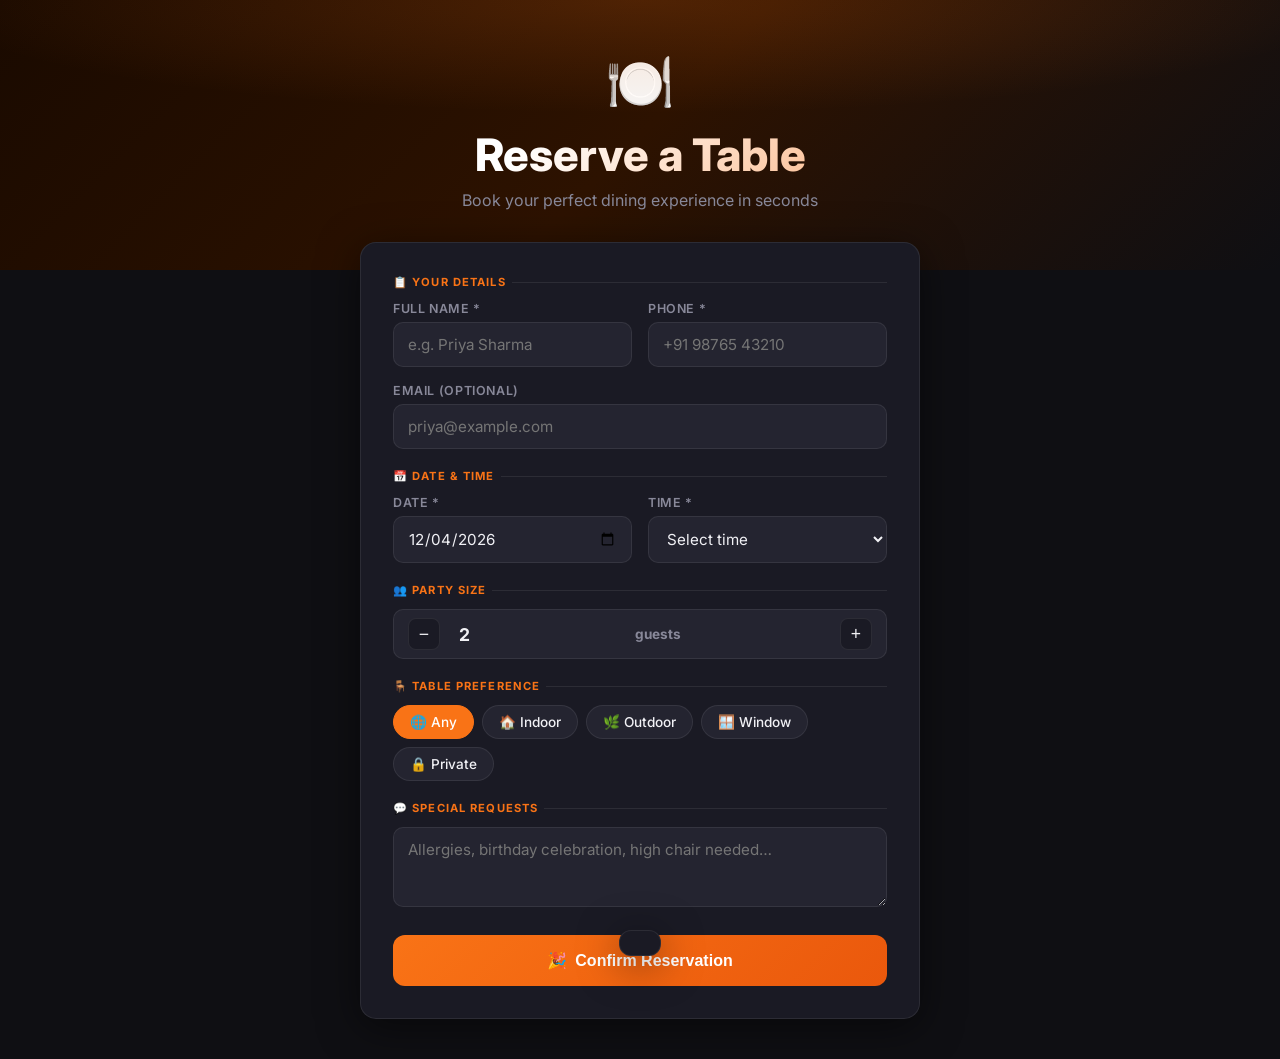
<file: reservation.html>
<!DOCTYPE html>
<html lang="en">
<head>
  <meta charset="UTF-8" />
  <meta name="viewport" content="width=device-width, initial-scale=1.0" />
  <title>Reserve a Table — Tap2Dine</title>
  <meta name="description" content="Book your table at Tap2Dine. Fast, easy online reservation for the perfect dining experience." />
  <link rel="icon" href="favicon.svg" type="image/svg+xml" />
  <link rel="preconnect" href="https://fonts.googleapis.com" />
  <link href="https://fonts.googleapis.com/css2?family=Inter:wght@300;400;500;600;700;800&display=swap" rel="stylesheet" />
  <style>
    *, *::before, *::after { box-sizing: border-box; margin: 0; padding: 0; }

    :root {
      --brand:       #f97316;
      --brand-dark:  #ea580c;
      --brand-light: #fff7ed;
      --bg:          #0f0f13;
      --surface:     #1a1a24;
      --surface2:    #242430;
      --border:      rgba(255,255,255,0.08);
      --text:        #f1f1f5;
      --muted:       #888899;
      --success:     #22c55e;
      --error:       #ef4444;
      --radius:      16px;
      --shadow:      0 8px 40px rgba(0,0,0,0.5);
    }

    body {
      font-family: 'Inter', sans-serif;
      background: var(--bg);
      color: var(--text);
      min-height: 100vh;
      display: flex;
      flex-direction: column;
      align-items: center;
    }

    /* ── HERO ── */
    .hero {
      width: 100%;
      background: linear-gradient(135deg, #1a0a00 0%, #2d1200 50%, #0f0f13 100%);
      text-align: center;
      padding: 48px 24px 60px;
      position: relative;
      overflow: hidden;
    }
    .hero::before {
      content: '';
      position: absolute;
      inset: 0;
      background: radial-gradient(ellipse 80% 60% at 50% 0%, rgba(249,115,22,.18) 0%, transparent 70%);
    }
    .hero-emoji { font-size: 56px; display: block; margin-bottom: 12px; }
    .hero h1 {
      font-size: clamp(1.8rem, 5vw, 2.8rem);
      font-weight: 800;
      background: linear-gradient(135deg, #fff 40%, #f97316);
      -webkit-background-clip: text;
      -webkit-text-fill-color: transparent;
      background-clip: text;
    }
    .hero p { color: var(--muted); margin-top: 8px; font-size: 1rem; }

    /* ── CARD ── */
    .card {
      background: var(--surface);
      border: 1px solid var(--border);
      border-radius: var(--radius);
      padding: 32px;
      width: 100%;
      max-width: 560px;
      margin: -28px auto 40px;
      box-shadow: var(--shadow);
      position: relative;
    }

    /* ── FORM ── */
    .form-grid {
      display: grid;
      grid-template-columns: 1fr 1fr;
      gap: 16px;
    }
    .form-grid .full { grid-column: 1 / -1; }

    label {
      display: block;
      font-size: 0.78rem;
      font-weight: 600;
      color: var(--muted);
      text-transform: uppercase;
      letter-spacing: .05em;
      margin-bottom: 6px;
    }
    input, select, textarea {
      width: 100%;
      background: var(--surface2);
      border: 1px solid var(--border);
      border-radius: 10px;
      color: var(--text);
      font-family: 'Inter', sans-serif;
      font-size: 0.95rem;
      padding: 12px 14px;
      outline: none;
      transition: border-color .2s, box-shadow .2s;
    }
    input:focus, select:focus, textarea:focus {
      border-color: var(--brand);
      box-shadow: 0 0 0 3px rgba(249,115,22,.15);
    }
    select { cursor: pointer; }
    textarea { resize: vertical; min-height: 80px; }

    /* guests stepper */
    .stepper {
      display: flex;
      align-items: center;
      gap: 12px;
      background: var(--surface2);
      border: 1px solid var(--border);
      border-radius: 10px;
      padding: 8px 14px;
    }
    .stepper button {
      background: var(--surface);
      border: 1px solid var(--border);
      color: var(--text);
      width: 32px; height: 32px;
      border-radius: 8px;
      font-size: 1.1rem;
      cursor: pointer;
      display: flex; align-items: center; justify-content: center;
      transition: background .15s;
      flex-shrink: 0;
    }
    .stepper button:hover { background: var(--brand); border-color: var(--brand); }
    .stepper span { font-weight: 700; font-size: 1.1rem; min-width: 24px; text-align: center; }

    /* table preference chips */
    .chips { display: flex; gap: 8px; flex-wrap: wrap; }
    .chip {
      padding: 8px 16px;
      border-radius: 999px;
      border: 1px solid var(--border);
      background: var(--surface2);
      cursor: pointer;
      font-size: 0.85rem;
      font-weight: 500;
      transition: all .15s;
    }
    .chip:hover, .chip.active {
      background: var(--brand);
      border-color: var(--brand);
      color: #fff;
    }

    /* ── SUBMIT ── */
    .btn-submit {
      display: flex;
      align-items: center;
      justify-content: center;
      gap: 8px;
      width: 100%;
      padding: 16px;
      background: linear-gradient(135deg, var(--brand), var(--brand-dark));
      color: #fff;
      border: none;
      border-radius: 12px;
      font-size: 1rem;
      font-weight: 700;
      cursor: pointer;
      margin-top: 24px;
      transition: opacity .2s, transform .15s;
    }
    .btn-submit:hover { opacity: .9; transform: translateY(-1px); }
    .btn-submit:disabled { opacity: .5; cursor: not-allowed; transform: none; }

    /* ── SECTION TITLE ── */
    .section-title {
      font-size: 0.7rem;
      font-weight: 700;
      text-transform: uppercase;
      letter-spacing: .1em;
      color: var(--brand);
      margin-bottom: 12px;
      margin-top: 20px;
      display: flex;
      align-items: center;
      gap: 6px;
    }
    .section-title:first-child { margin-top: 0; }
    .section-title::after {
      content: '';
      flex: 1;
      height: 1px;
      background: var(--border);
    }

    /* ── SUCCESS ── */
    #success-screen {
      display: none;
      text-align: center;
      padding: 8px 0;
      animation: fadeIn .4s ease;
    }
    .success-icon {
      width: 72px; height: 72px;
      background: rgba(34,197,94,.15);
      border-radius: 50%;
      display: flex; align-items: center; justify-content: center;
      margin: 0 auto 16px;
      font-size: 2rem;
    }
    #success-screen h2 { font-size: 1.5rem; font-weight: 800; margin-bottom: 8px; }
    #success-screen p { color: var(--muted); font-size: 0.9rem; line-height: 1.6; }
    .booking-ref {
      display: inline-block;
      background: var(--surface2);
      border: 1px solid var(--brand);
      color: var(--brand);
      font-weight: 700;
      font-size: 1.1rem;
      letter-spacing: .05em;
      padding: 10px 24px;
      border-radius: 10px;
      margin: 16px 0;
    }
    .btn-back {
      display: inline-flex;
      align-items: center;
      gap: 6px;
      margin-top: 16px;
      padding: 12px 24px;
      background: var(--surface2);
      border: 1px solid var(--border);
      color: var(--text);
      border-radius: 10px;
      font-size: 0.9rem;
      font-weight: 600;
      cursor: pointer;
      text-decoration: none;
      transition: background .15s;
    }
    .btn-back:hover { background: var(--surface); }

    /* ── TOAST ── */
    #toast {
      position: fixed; bottom: 24px; left: 50%; transform: translateX(-50%) translateY(80px);
      background: var(--surface);
      border: 1px solid var(--border);
      border-radius: 12px;
      padding: 12px 20px;
      font-size: 0.9rem;
      font-weight: 500;
      box-shadow: var(--shadow);
      transition: transform .3s ease;
      z-index: 999;
      white-space: nowrap;
    }
    #toast.show { transform: translateX(-50%) translateY(0); }
    #toast.error { border-color: var(--error); color: var(--error); }

    @keyframes fadeIn { from { opacity: 0; transform: translateY(8px); } to { opacity: 1; transform: none; } }

    @media (max-width: 480px) {
      .form-grid { grid-template-columns: 1fr; }
      .card { margin: -20px 16px 32px; padding: 24px; }
    }
  </style>
</head>
<body>

<!-- HERO -->
<div class="hero">
  <span class="hero-emoji" id="hero-emoji">🍽️</span>
  <h1 id="restaurant-name">Reserve a Table</h1>
  <p>Book your perfect dining experience in seconds</p>
</div>

<!-- BOOKING CARD -->
<div class="card" id="booking-card">

  <!-- SUCCESS SCREEN (hidden initially) -->
  <div id="success-screen">
    <div class="success-icon">✅</div>
    <h2>You're all set!</h2>
    <p>Your reservation has been received.<br/>We'll confirm shortly via phone.</p>
    <div class="booking-ref" id="booking-ref-display">–</div>
    <p style="color:var(--muted);font-size:.85rem;">Show this code at the restaurant.</p>
    <a href="index.html" class="btn-back">🍴 View Menu</a>
    <button onclick="resetForm()" class="btn-back" style="margin-left:8px;">+ New Booking</button>
  </div>

  <!-- FORM -->
  <form id="reservation-form">

    <div class="section-title">📋 Your Details</div>
    <div class="form-grid">
      <div>
        <label for="inp-name">Full Name *</label>
        <input id="inp-name" type="text" placeholder="e.g. Priya Sharma" required />
      </div>
      <div>
        <label for="inp-phone">Phone *</label>
        <input id="inp-phone" type="tel" placeholder="+91 98765 43210" required />
      </div>
      <div class="full">
        <label for="inp-email">Email (optional)</label>
        <input id="inp-email" type="email" placeholder="priya@example.com" />
      </div>
    </div>

    <div class="section-title">📅 Date & Time</div>
    <div class="form-grid">
      <div>
        <label for="inp-date">Date *</label>
        <input id="inp-date" type="date" required />
      </div>
      <div>
        <label for="inp-time">Time *</label>
        <select id="inp-time" required>
          <option value="">Select time</option>
        </select>
      </div>
    </div>

    <div class="section-title">👥 Party Size</div>
    <div class="stepper">
      <button type="button" id="guests-minus">−</button>
      <span id="guests-count">2</span>
      <span style="color:var(--muted);font-size:.85rem;flex:1">guests</span>
      <button type="button" id="guests-plus">+</button>
    </div>

    <div class="section-title" style="margin-top:20px;">🪑 Table Preference</div>
    <div class="chips" id="pref-chips">
      <div class="chip active" data-pref="any">🌐 Any</div>
      <div class="chip" data-pref="indoor">🏠 Indoor</div>
      <div class="chip" data-pref="outdoor">🌿 Outdoor</div>
      <div class="chip" data-pref="window">🪟 Window</div>
      <div class="chip" data-pref="private">🔒 Private</div>
    </div>

    <div class="section-title" style="margin-top:20px;">💬 Special Requests</div>
    <textarea id="inp-special" placeholder="Allergies, birthday celebration, high chair needed…"></textarea>

    <button type="submit" class="btn-submit" id="submit-btn">
      <span>🎉</span> Confirm Reservation
    </button>

  </form>
</div>

<!-- TOAST -->
<div id="toast"></div>

<script>
  const API = 'http://localhost:8000';
  let guestCount = 2;
  let tablePref  = 'any';

  // ── URL params ──────────────────────────────────────────────────────────────
  const params       = new URLSearchParams(location.search);
  const restaurantId = params.get('restaurant_id') || 'tap2dine';

  // ── Load restaurant branding ─────────────────────────────────────────────
  async function loadRestaurant() {
    try {
      const r = await fetch(`${API}/api/restaurants/${restaurantId}`);
      if (r.ok) {
        const data = await r.json();
        document.getElementById('restaurant-name').textContent = `Reserve at ${data.name}`;
        document.getElementById('hero-emoji').textContent = data.logo_emoji || '🍽️';
        document.title = `Reserve — ${data.name}`;
      }
    } catch { /* offline - use defaults */ }
  }

  // ── Populate time slots ────────────────────────────────────────────────────
  function populateTimes() {
    const sel = document.getElementById('inp-time');
    const slots = [];
    for (let h = 11; h <= 22; h++) {
      if (h === 15) continue; // skip 3-4 PM (kitchen break)
      ['00','30'].forEach(m => slots.push(`${String(h).padStart(2,'0')}:${m}`));
    }
    slots.forEach(t => {
      const opt = document.createElement('option');
      opt.value = t;
      opt.textContent = formatTime(t);
      sel.appendChild(opt);
    });
  }

  function formatTime(t) {
    const [h, m] = t.split(':').map(Number);
    const ampm = h >= 12 ? 'PM' : 'AM';
    const h12  = h > 12 ? h - 12 : h || 12;
    return `${h12}:${String(m).padStart(2,'0')} ${ampm}`;
  }

  // ── Set min date to today ──────────────────────────────────────────────────
  function setMinDate() {
    const today = new Date().toISOString().split('T')[0];
    document.getElementById('inp-date').min = today;
    document.getElementById('inp-date').value = today;
  }

  // ── Guests stepper ────────────────────────────────────────────────────────
  document.getElementById('guests-minus').addEventListener('click', () => {
    if (guestCount > 1) { guestCount--; updateGuests(); }
  });
  document.getElementById('guests-plus').addEventListener('click', () => {
    if (guestCount < 20) { guestCount++; updateGuests(); }
  });
  function updateGuests() {
    document.getElementById('guests-count').textContent = guestCount;
  }

  // ── Table preference chips ────────────────────────────────────────────────
  document.getElementById('pref-chips').addEventListener('click', e => {
    const chip = e.target.closest('.chip');
    if (!chip) return;
    document.querySelectorAll('.chip').forEach(c => c.classList.remove('active'));
    chip.classList.add('active');
    tablePref = chip.dataset.pref;
  });

  // ── Form submit ───────────────────────────────────────────────────────────
  document.getElementById('reservation-form').addEventListener('submit', async e => {
    e.preventDefault();
    const btn = document.getElementById('submit-btn');
    btn.disabled = true;
    btn.innerHTML = '<span>⏳</span> Confirming…';

    const payload = {
      restaurant_id:    restaurantId,
      name:             document.getElementById('inp-name').value.trim(),
      phone:            document.getElementById('inp-phone').value.trim(),
      email:            document.getElementById('inp-email').value.trim(),
      date:             document.getElementById('inp-date').value,
      time:             document.getElementById('inp-time').value,
      guests:           guestCount,
      table_pref:       tablePref,
      special_requests: document.getElementById('inp-special').value.trim(),
    };

    try {
      const res  = await fetch(`${API}/api/reservations`, {
        method: 'POST',
        headers: { 'Content-Type': 'application/json' },
        body: JSON.stringify(payload),
      });
      const data = await res.json();
      if (!res.ok) throw new Error(data.detail || 'Failed');

      const ref = `RES-${String(data.reservation.id).padStart(4,'0')}`;
      document.getElementById('booking-ref-display').textContent = ref;
      showSuccess();
    } catch (err) {
      showToast('❌ ' + err.message, true);
      btn.disabled = false;
      btn.innerHTML = '<span>🎉</span> Confirm Reservation';
    }
  });

  // ── Success screen ────────────────────────────────────────────────────────
  function showSuccess() {
    document.getElementById('reservation-form').style.display = 'none';
    const s = document.getElementById('success-screen');
    s.style.display = 'block';
  }

  function resetForm() {
    document.getElementById('reservation-form').reset();
    guestCount = 2; updateGuests();
    tablePref = 'any';
    document.querySelectorAll('.chip').forEach(c => c.classList.remove('active'));
    document.querySelector('.chip[data-pref="any"]').classList.add('active');
    document.getElementById('success-screen').style.display = 'none';
    document.getElementById('reservation-form').style.display = 'block';
    const btn = document.getElementById('submit-btn');
    btn.disabled = false;
    btn.innerHTML = '<span>🎉</span> Confirm Reservation';
    setMinDate();
  }

  // ── Toast ──────────────────────────────────────────────────────────────────
  function showToast(msg, isError = false) {
    const t = document.getElementById('toast');
    t.textContent = msg;
    t.className = 'show' + (isError ? ' error' : '');
    setTimeout(() => t.className = '', 3000);
  }

  // ── INIT ──────────────────────────────────────────────────────────────────
  loadRestaurant();
  populateTimes();
  setMinDate();
</script>
</body>
</html>
</file>
